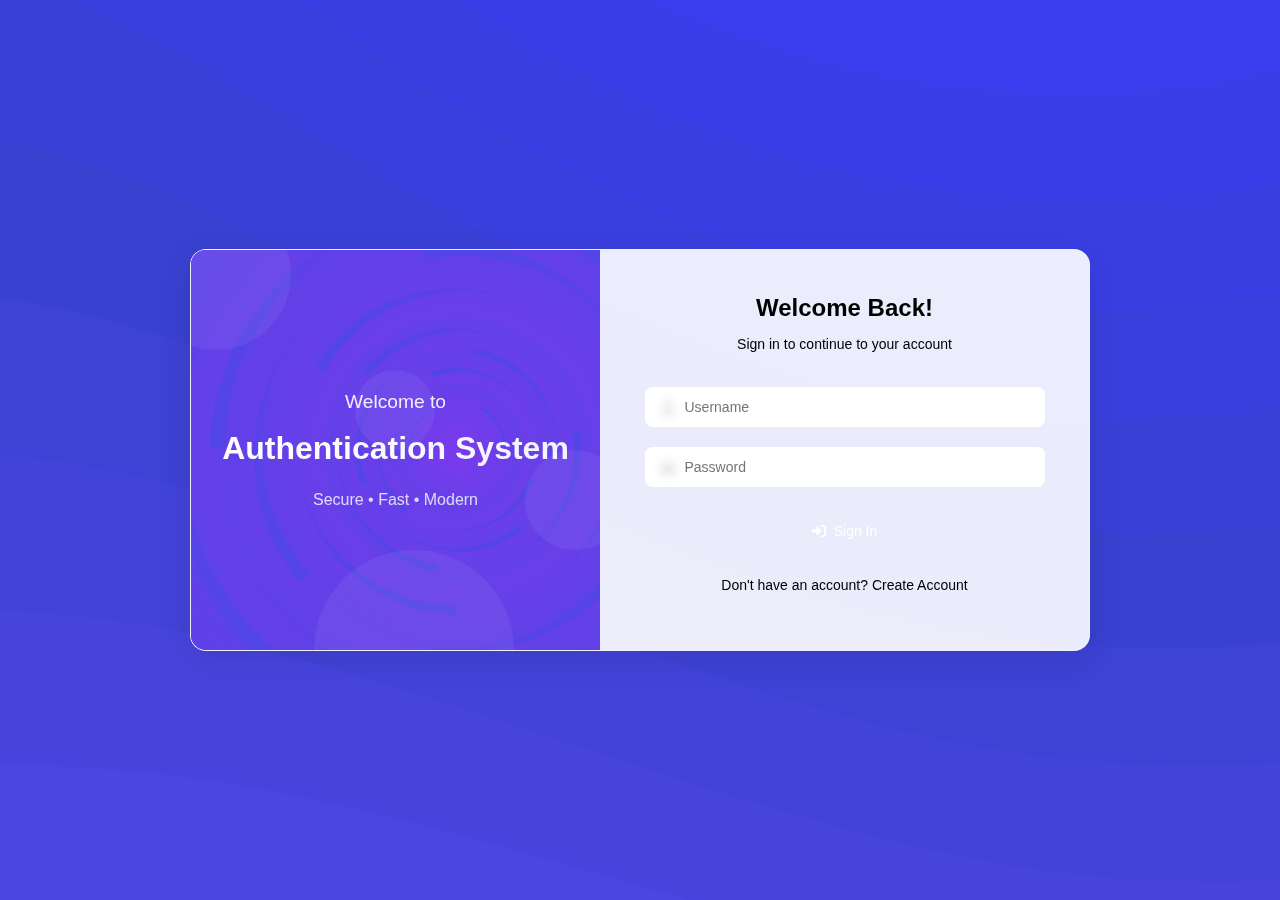
<file: basic-authentication-with-go-fiber/frontend/index.html>
<!DOCTYPE html>
<html lang="en">
<head>
    <meta charset="UTF-8">
    <meta name="viewport" content="width=device-width, initial-scale=1.0">
    <title>Authentication System</title>
    <link rel="stylesheet" href="https://cdnjs.cloudflare.com/ajax/libs/font-awesome/6.0.0/css/all.min.css">
    <link rel="stylesheet" href="style.css">
</head>
<body>
    <div class="auth-container">
        <div class="auth-card">
            <div class="card-side-image">
                <div class="animated-background">
                    <div class="circles">
                        <div></div>
                        <div></div>
                        <div></div>
                        <div></div>
                    </div>
                    <div class="animated-text">
                        <h3>Welcome to</h3>
                        <h2>Authentication System</h2>
                        <p>Secure • Fast • Modern</p>
                    </div>
                </div>
            </div>
            <div class="forms-wrapper">
                <div class="form-container" id="loginForm">
                    <div class="form-header">
                        <h2>Welcome Back!</h2>
                        <p class="subtitle">Sign in to continue to your account</p>
                    </div>
                    <form onsubmit="handleLogin(event)">
                        <div class="form-group">
                            <div class="input-icon-wrapper">
                                <i class="fas fa-user"></i>
                                <input type="text" id="loginUsername" placeholder="Username" required>
                            </div>
                        </div>
                        <div class="form-group">
                            <div class="input-icon-wrapper">
                                <i class="fas fa-lock"></i>
                                <input type="password" id="loginPassword" placeholder="Password" required>
                            </div>
                        </div>
                        <button type="submit" class="btn-primary">
                            <i class="fas fa-sign-in-alt"></i> Sign In
                        </button>
                    </form>
                    <p class="form-footer">Don't have an account? <a href="#" onclick="toggleForms()">Create Account</a></p>
                </div>

                <div class="form-container hidden" id="registerForm">
                    <div class="form-header">
                        <h2>Create Account</h2>
                        <p class="subtitle">Join us today and get started</p>
                    </div>
                    <form onsubmit="handleRegister(event)">
                        <div class="form-group">
                            <div class="input-icon-wrapper">
                                <i class="fas fa-user"></i>
                                <input type="text" id="registerUsername" placeholder="Username" required>
                            </div>
                        </div>
                        <div class="form-group">
                            <div class="input-icon-wrapper">
                                <i class="fas fa-envelope"></i>
                                <input type="email" id="registerEmail" placeholder="Email" required>
                            </div>
                        </div>
                        <div class="form-group">
                            <div class="input-icon-wrapper">
                                <i class="fas fa-lock"></i>
                                <input type="password" id="registerPassword" placeholder="Password" required>
                            </div>
                        </div>
                        <div class="form-group">
                            <div class="input-icon-wrapper">
                                <i class="fas fa-lock"></i>
                                <input type="password" id="registerConfirmPassword" placeholder="Confirm Password" required>
                            </div>
                        </div>
                        <button type="submit" class="btn-primary">
                            <i class="fas fa-user-plus"></i> Create Account
                        </button>
                    </form>
                    <p class="form-footer">Already have an account? <a href="#" onclick="toggleForms()">Sign In</a></p>
                </div>
            </div>
        </div>
    </div>
    <script src="script.js"></script>
</body>
</html>
</file>
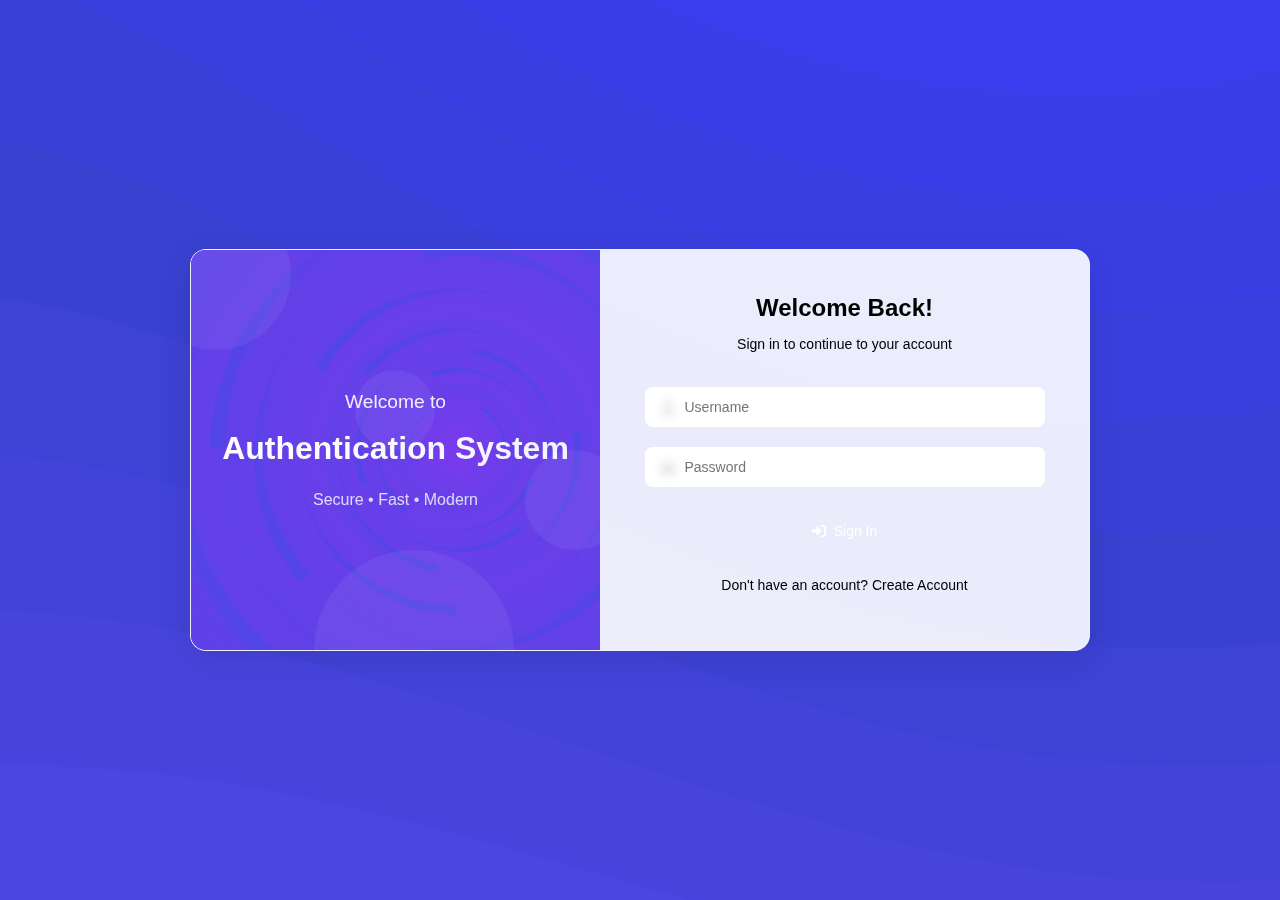
<file: basic-authentication-with-go-fiber/frontend/dashboard.html>
<!DOCTYPE html>
<html lang="en">
<head>
    <meta charset="UTF-8">
    <meta name="viewport" content="width=device-width, initial-scale=1.0">
    <title>Dashboard</title>
    <link rel="stylesheet" href="https://cdnjs.cloudflare.com/ajax/libs/font-awesome/6.0.0/css/all.min.css">
    <link rel="stylesheet" href="dashboard.css">
</head>
<body>
    <div class="dashboard-container">
        <!-- Sidebar -->
        <div class="sidebar">
            <div class="user-info">
                <i class="fas fa-user-circle fa-3x"></i>
                <h2 id="username"></h2>
            </div>
            <ul class="nav-links">
                <!-- Admin Links -->
                <div id="adminLinks" style="display: none;">
                    <li class="active"><a href="#" data-section="overview"><i class="fas fa-chart-pie"></i>Overview</a></li>
                    <li><a href="#" data-section="users"><i class="fas fa-users"></i>Users</a></li>
                    <li><a href="#" data-section="roles"><i class="fas fa-user-tag"></i>Roles</a></li>
                </div>
                <!-- User Links -->
                <div id="userLinks" style="display: none;">
                    <li class="active"><a href="#" data-section="profile"><i class="fas fa-user"></i>Profile</a></li>
                    <li><a href="#" data-section="settings"><i class="fas fa-cog"></i>Settings</a></li>
                </div>
                <li><a href="#" onclick="logout()"><i class="fas fa-sign-out-alt"></i>Logout</a></li>
            </ul>
        </div>

        
    </div>

    <script src="dashboard.js"></script>
</body>
</html>
</file>
<file: basic-authentication-with-go-fiber/frontend/style.css>
* {
    margin: 0;
    padding: 0;
    box-sizing: border-box;
}

body {
    font-family: 'Inter', sans-serif;
    background-color: #4f46e5;
    background-image: url("data:image/svg+xml,%3Csvg xmlns='http://www.w3.org/2000/svg' width='100%25' height='100%25' viewBox='0 0 1600 800'%3E%3Cg %3E%3Cpath fill='%234b45e1' d='M486 705.8c-109.3-21.8-223.4-32.2-335.3-19.4C99.5 692.1 49 703 0 719.8V800h843.8c-115.9-33.2-230.8-68.1-347.6-92.2C492.8 707.1 489.4 706.5 486 705.8z'/%3E%3Cpath fill='%234744dd' d='M1600 0H0v719.8c49-16.8 99.5-27.8 150.7-33.5c111.9-12.7 226-2.4 335.3 19.4c3.4 0.7 6.8 1.4 10.2 2c116.8 24 231.7 59 347.6 92.2H1600V0z'/%3E%3Cpath fill='%234243d9' d='M478.4 581c3.2 0.8 6.4 1.7 9.5 2.5c196.2 52.5 388.7 133.5 593.5 176.6c174.2 36.6 349.5 29.2 518.6-10.2V0H0v574.9c52.3-17.6 106.5-27.7 161.1-30.9C268.4 537.4 375.7 554.2 478.4 581z'/%3E%3Cpath fill='%233e42d5' d='M0 0v429.4c55.6-18.4 113.5-27.3 171.4-27.7c102.8-0.8 203.2 22.7 299.3 54.5c3 1 5.9 2 8.9 3c183.6 62 365.7 146.1 562.4 192.1c186.7 43.7 376.3 34.4 557.9-12.6V0H0z'/%3E%3Cpath fill='%233941d1' d='M181.8 259.4c98.2 6 191.9 35.2 281.3 72.1c2.8 1.1 5.5 2.3 8.3 3.4c171 71.6 342.7 158.5 531.3 207.7c198.8 51.8 403.4 40.8 597.3-14.8V0H0v283.2C59 263.6 120.6 255.7 181.8 259.4z'/%3E%3Cpath fill='%233940d7' d='M1600 0H0v136.3c62.3-20.9 127.7-27.5 192.2-19.2c93.6 12.1 180.5 47.7 263.3 89.6c2.6 1.3 5.1 2.6 7.7 3.9c158.4 81.1 319.7 170.9 500.3 223.2c210.5 61 430.8 49 636.6-16.6V0z'/%3E%3Cpath fill='%233a3fdd' d='M454.9 86.3C600.7 177 751.6 269.3 924.1 325c208.6 67.4 431.3 60.8 637.9-5.3c12.8-4.1 25.4-8.4 38.1-12.9V0H288.1c56 21.3 108.7 50.6 159.7 82C450.2 83.4 452.5 84.9 454.9 86.3z'/%3E%3Cpath fill='%233a3ee3' d='M1600 0H498c118.1 85.8 243.5 164.5 386.8 216.2c191.8 69.2 400 74.7 595 21.1c40.8-11.2 81.1-25.2 120.3-41.7V0z'/%3E%3Cpath fill='%233b3de9' d='M1397.5 154.8c47.2-10.6 93.6-25.3 138.6-43.8c21.7-8.9 43-18.8 63.9-29.5V0H643.4c62.9 41.7 129.7 78.2 202.1 107.4C1020.4 178.1 1214.2 196.1 1397.5 154.8z'/%3E%3Cpath fill='%233b3def' d='M1315.3 72.4c75.3-12.6 148.9-37.1 216.8-72.4h-723C966.8 71 1144.7 101 1315.3 72.4z'/%3E%3C/g%3E%3C/svg%3E");
    background-attachment: fixed;
    background-position: center;
    background-size: cover;
    color: var(--text-primary);
    line-height: 1.5;
    min-height: 100vh;
}

.auth-container {
    display: flex;
    justify-content: center;
    align-items: center;
    min-height: 100vh;
    padding: 1.5rem;
}

.auth-card {
    display: flex;
    background: rgba(255, 255, 255, 0.9);
    backdrop-filter: blur(10px);
    border-radius: 1rem;
    box-shadow: 0 8px 32px rgba(0, 0, 0, 0.1);
    border: 1px solid rgba(255, 255, 255, 0.2);
    width: 100%;
    max-width: 900px;
    overflow: hidden;
}

.card-side-image {
    flex: 1;
    background-color: #4f46e5;
    background-image: url("data:image/svg+xml,%3Csvg xmlns='http://www.w3.org/2000/svg' viewBox='0 0 2000 1500'%3E%3Cdefs%3E%3CradialGradient id='a' gradientUnits='objectBoundingBox'%3E%3Cstop offset='0' stop-color='%237C3AED'/%3E%3Cstop offset='1' stop-color='%234F46E5'/%3E%3C/radialGradient%3E%3ClinearGradient id='b' gradientUnits='userSpaceOnUse' x1='0' y1='750' x2='1550' y2='750'%3E%3Cstop offset='0' stop-color='%23663be9'/%3E%3Cstop offset='1' stop-color='%234F46E5'/%3E%3C/linearGradient%3E%3Cpath id='s' fill='url(%23b)' d='M1549.2 51.6c-5.4 99.1-20.2 197.6-44.2 293.6c-24.1 96-57.4 189.4-99.3 278.6c-41.9 89.2-92.4 174.1-150.3 253.3c-58 79.2-123.4 152.6-195.1 219c-71.7 66.4-149.6 125.8-232.2 177.2c-82.7 51.4-170.1 94.7-260.7 129.1c-90.6 34.4-184.4 60-279.5 76.3C192.6 1495 96.1 1502 0 1500c96.1-2.1 191.8-13.3 285.4-33.6c93.6-20.2 185-49.5 272.5-87.2c87.6-37.7 171.3-83.8 249.6-137.3c78.4-53.5 151.5-114.5 217.9-181.7c66.5-67.2 126.4-140.7 178.6-218.9c52.3-78.3 96.9-161.4 133-247.9c36.1-86.5 63.8-176.2 82.6-267.6c18.8-91.4 28.6-184.4 29.6-277.4c0.3-27.6 23.2-48.7 50.8-48.4s49.5 21.8 49.2 49.5c0 0.7 0 1.3-0.1 2L1549.2 51.6z'/%3E%3Cg id='g'%3E%3Cuse href='%23s' transform='scale(0.12) rotate(60)'/%3E%3Cuse href='%23s' transform='scale(0.2) rotate(10)'/%3E%3Cuse href='%23s' transform='scale(0.25) rotate(40)'/%3E%3Cuse href='%23s' transform='scale(0.3) rotate(-20)'/%3E%3Cuse href='%23s' transform='scale(0.4) rotate(-30)'/%3E%3Cuse href='%23s' transform='scale(0.5) rotate(20)'/%3E%3Cuse href='%23s' transform='scale(0.6) rotate(60)'/%3E%3Cuse href='%23s' transform='scale(0.7) rotate(10)'/%3E%3Cuse href='%23s' transform='scale(0.835) rotate(-40)'/%3E%3Cuse href='%23s' transform='scale(0.9) rotate(40)'/%3E%3Cuse href='%23s' transform='scale(1.05) rotate(25)'/%3E%3Cuse href='%23s' transform='scale(1.2) rotate(8)'/%3E%3Cuse href='%23s' transform='scale(1.333) rotate(-60)'/%3E%3Cuse href='%23s' transform='scale(1.45) rotate(-30)'/%3E%3Cuse href='%23s' transform='scale(1.6) rotate(10)'/%3E%3C/g%3E%3C/defs%3E%3Cg transform='translate(1000 750)'%3E%3Cg transform='rotate(0 0 0)'%3E%3Ccircle fill='url(%23a)' r='3000'/%3E%3Cg opacity='0.5'%3E%3Ccircle fill='url(%23a)' r='2000'/%3E%3Ccircle fill='url(%23a)' r='1800'/%3E%3Ccircle fill='url(%23a)' r='1700'/%3E%3Ccircle fill='url(%23a)' r='1651'/%3E%3Ccircle fill='url(%23a)' r='1450'/%3E%3Ccircle fill='url(%23a)' r='1250'/%3E%3Ccircle fill='url(%23a)' r='1175'/%3E%3Ccircle fill='url(%23a)' r='900'/%3E%3Ccircle fill='url(%23a)' r='750'/%3E%3Ccircle fill='url(%23a)' r='500'/%3E%3Ccircle fill='url(%23a)' r='380'/%3E%3Ccircle fill='url(%23a)' r='250'/%3E%3C/g%3E%3Cg transform='rotate(0 0 0)'%3E%3Cuse href='%23g' transform='rotate(10)'/%3E%3Cuse href='%23g' transform='rotate(120)'/%3E%3Cuse href='%23g' transform='rotate(240)'/%3E%3C/g%3E%3Ccircle fill-opacity='0.1' fill='url(%23a)' r='3000'/%3E%3C/g%3E%3C/g%3E%3C/svg%3E");
    background-size: cover;
    min-height: 400px;
    display: none;
    position: relative;
    overflow: hidden;
}

.animated-background {
    position: absolute;
    top: 0;
    left: 0;
    width: 100%;
    height: 100%;
    display: flex;
    flex-direction: column;
    justify-content: center;
    align-items: center;
    color: white;
}

.circles {
    position: absolute;
    width: 100%;
    height: 100%;
    overflow: hidden;
    opacity: 0.6;
}

.circles div {
    position: absolute;
    border-radius: 50%;
    background: rgba(255, 255, 255, 0.1);
    animation: float 12s infinite;
    backdrop-filter: blur(1px);
}

.circles div:nth-child(1) {
    width: 150px;
    height: 150px;
    left: -50px;
    top: -50px;
    animation-delay: 0s;
}

.circles div:nth-child(2) {
    width: 100px;
    height: 100px;
    right: -25px;
    top: 50%;
    animation-delay: -3s;
}

.circles div:nth-child(3) {
    width: 200px;
    height: 200px;
    bottom: -100px;
    left: 30%;
    animation-delay: -6s;
}

.circles div:nth-child(4) {
    width: 80px;
    height: 80px;
    top: 30%;
    left: 40%;
    animation-delay: -9s;
}

@keyframes float {
    0% {
        transform: translateY(0) rotate(0deg);
        opacity: 0.8;
    }
    50% {
        transform: translateY(-20px) rotate(180deg);
        opacity: 0.4;
    }
    100% {
        transform: translateY(0) rotate(360deg);
        opacity: 0.8;
    }
}

.animated-text {
    text-align: center;
    z-index: 1;
    animation: fadeIn 1s ease-out;
}

.animated-text h3 {
    font-size: 1.2rem;
    font-weight: 400;
    margin-bottom: 0.5rem;
    opacity: 0.9;
}

.animated-text h2 {
    font-size: 2rem;
    font-weight: 600;
    margin-bottom: 1rem;
    background: linear-gradient(to right, #fff, #f0f4ff);
    -webkit-background-clip: text;
    background-clip: text;
    -webkit-text-fill-color: transparent;
}

.animated-text p {
    font-size: 1rem;
    opacity: 0.8;
}

@keyframes fadeIn {
    from {
        opacity: 0;
        transform: translateY(20px);
    }
    to {
        opacity: 1;
        transform: translateY(0);
    }
}

@media (min-width: 768px) {
    .card-side-image {
        display: block;
    }
}

.forms-wrapper {
    flex: 1;
    padding: 2.5rem;
}

.form-container {
    max-width: 400px;
    margin: 0 auto;
}

.form-container.hidden {
    display: none;
}

.form-header {
    text-align: center;
    margin-bottom: 2rem;
}

.form-header h2 {
    font-size: 1.5rem;
    font-weight: 600;
    color: var(--text-primary);
    margin-bottom: 0.5rem;
}

.subtitle {
    color: var(--text-secondary);
    font-size: 0.875rem;
}

.form-group {
    margin-bottom: 1.25rem;
}

.input-icon-wrapper {
    position: relative;
}

.input-icon-wrapper i {
    position: absolute;
    left: 1rem;
    top: 50%;
    transform: translateY(-50%);
    color: var(--text-secondary);
}

input {
    width: 100%;
    padding: 0.75rem 1rem 0.75rem 2.5rem;
    border: 1px solid var(--border-color);
    border-radius: 0.5rem;
    font-size: 0.875rem;
    transition: all 0.3s ease;
    background-color: rgba(255, 255, 255, 0.9);
    backdrop-filter: blur(5px);
}

input:focus {
    outline: none;
    border-color: var(--primary-color);
    box-shadow: 0 0 0 3px rgba(79, 70, 229, 0.1);
}

.btn-primary {
    width: 100%;
    padding: 0.75rem 1.5rem;
    background: linear-gradient(135deg, var(--gradient-start), var(--gradient-mid));
    color: white;
    border: none;
    border-radius: 0.5rem;
    font-size: 0.875rem;
    font-weight: 500;
    cursor: pointer;
    transition: all 0.3s ease;
    display: flex;
    align-items: center;
    justify-content: center;
    gap: 0.5rem;
    margin-top: 1.5rem;
    position: relative;
    overflow: hidden;
}

.btn-primary::before {
    content: '';
    position: absolute;
    top: 0;
    left: -100%;
    width: 100%;
    height: 100%;
    background: linear-gradient(90deg, transparent, rgba(255, 255, 255, 0.2), transparent);
    transition: 0.5s;
}

.btn-primary:hover::before {
    left: 100%;
}

.btn-primary:hover {
    background-color: var(--primary-hover);
}

.form-footer {
    text-align: center;
    margin-top: 1.5rem;
    font-size: 0.875rem;
    color: var(--text-secondary);
}

.form-footer a {
    color: var(--primary-color);
    text-decoration: none;
    font-weight: 500;
}

a:hover {
    text-decoration: underline;
}

.hidden {
    display: none;
}

.error {
    color: #d93025;
    font-size: 14px;
    margin-top: 5px;
}

.success {
    color: #0f9d58;
    font-size: 14px;
    margin-top: 5px;
}
</file>
<file: basic-authentication-with-go-fiber/frontend/dashboard.css>
/* Authentication Dashboard Styles */
:root {
    --primary-color: #7c3aed;
    --primary-soft: #a78bfa;
    --primary-lighter: #d8b4fe;
    --text-primary: #374151;
    --text-secondary: #6b7280;
    --bg-primary: #f5f3ff;
    --bg-secondary: #faf5ff;
    --border-color: #e5e7eb;
    --sidebar-width: 250px;
}

* {
    margin: 0;
    padding: 0;
    box-sizing: border-box;
}

body {
    font-family: 'Inter', sans-serif;
    background-color: var(--bg-primary);
    background-image: linear-gradient(to right top, #f3e8ff, #e6d5ff, #dac3ff, #ceb1ff, #c29fff);
    background-attachment: fixed;
    color: var(--text-primary);
    line-height: 1.5;
    min-height: 100vh;
}

/* Dashboard Layout */
.dashboard-container {
    display: flex;
    min-height: 100vh;
    background: var(--bg-secondary);
    box-shadow: 0 25px 50px rgba(124, 58, 237, 0.08);
    border: 1px solid var(--border-color);
    max-width: 1400px;
    margin: 0 auto;
    border-radius: 2rem;
    overflow: hidden;
    transition: all 0.3s ease;
    position: relative;
}

/* Sidebar */
.sidebar {
    width: var(--sidebar-width);
    background-color: white;
    color: var(--text-primary);
    padding: 1.5rem;
    display: flex;
    flex-direction: column;
    box-shadow: 0 10px 30px rgba(0, 0, 0, 0.05);
    border-right: 1px solid rgba(0, 0, 0, 0.08);
    position: relative;
    z-index: 10;
    transition: all 0.3s ease;
}

.user-info {
    margin-bottom: 2rem;
    padding-bottom: 2rem;
    border-bottom: 1px solid rgba(0, 0, 0, 0.05);
    text-align: center;
    position: relative;
}

.user-info i {
    color: var(--primary-color);
    margin-bottom: 1rem;
}

.user-info h2 {
    color: var(--text-primary);
    font-size: 1.2rem;
    font-weight: 600;
    margin-top: 1rem;
}

.nav-links {
    list-style: none;
}

.nav-links li {
    margin-bottom: 0.5rem;
}

.nav-links {
    display: flex;
    flex-direction: column;
    gap: 0.5rem;
}

.nav-links a {
    display: flex;
    align-items: center;
    padding: 0.75rem 1rem;
    color: var(--text-secondary);
    text-decoration: none;
    border-radius: 0.75rem;
    transition: all 0.3s ease;
    position: relative;
    font-weight: 500;
    gap: 0.75rem;
}

.nav-links a i {
    font-size: 1.2rem;
    width: 1.5rem;
    text-align: center;
    color: var(--primary-color);
    opacity: 0.7;
    transition: all 0.3s ease;
}

.nav-links a:hover {
    background-color: rgba(79, 70, 229, 0.05);
    color: var(--primary-color);
}

.nav-links a:hover i {
    color: var(--primary-color);
    opacity: 1;
    transform: translateX(3px);
}

.nav-links li.active a {
    background-color: var(--primary-color);
    color: white;
}

.nav-links li.active a i {
    color: white;
    opacity: 1;
}

/* Main Content */
.main-content {
    flex: 1;
    padding: 2rem;
    background-color: var(--bg-primary);
    overflow-y: auto;
    position: relative;
}

.main-content::before {
    content: '';
    position: absolute;
    top: 0;
    left: 0;
    width: 100%;
    height: 3px;
    background: linear-gradient(to right, var(--primary-soft), var(--primary-color));
    z-index: 5;
    box-shadow: 0 2px 10px rgba(124, 58, 237, 0.2);
}

.main-content {
    backdrop-filter: blur(10px);
}

.section-header {
    display: flex;
    justify-content: space-between;
    align-items: center;
    margin-bottom: 2rem;
}

.section-header h2 {
    display: flex;
    align-items: center;
    font-size: 1.5rem;
    color: var(--primary-color);
}

.section-header h2 i {
    margin-right: 0.75rem;
    color: var(--primary-color);
}

.search-bar {
    position: relative;
    margin-bottom: 1.5rem;
}

.search-bar i {
    position: absolute;
    left: 1rem;
    top: 50%;
    transform: translateY(-50%);
    color: var(--text-secondary);
}

.search-bar input {
    width: 100%;
    padding: 0.75rem 1rem 0.75rem 2.5rem;
    border: 1px solid var(--border-color);
    border-radius: 0.5rem;
    font-size: 0.875rem;
}

/* Stats Grid */
.stats-grid {
    display: grid;
    grid-template-columns: repeat(auto-fit, minmax(240px, 1fr));
    gap: 1.5rem;
    margin-bottom: 2rem;
}

.stat-card {
    background-color: white;
    padding: 1.5rem;
    border-radius: 1.5rem;
    box-shadow: 0 12px 25px rgba(124, 58, 237, 0.08);
    display: flex;
    align-items: center;
    gap: 1rem;
    transition: all 0.3s ease;
    border: 1px solid rgba(124, 58, 237, 0.03);
}

.stat-card:hover {
    transform: translateY(-2px);
}

.stat-icon {
    width: 3rem;
    height: 3rem;
    display: flex;
    align-items: center;
    justify-content: center;
    background-color: var(--primary-color);
    color: white;
    border-radius: 0.75rem;
}

.stat-info h3 {
    color: var(--text-secondary);
    font-size: 0.875rem;
    font-weight: 500;
    margin-bottom: 0.5rem;
}

.stat-info p {
    color: var(--text-primary);
    font-size: 1.5rem;
    font-weight: 600;
}

/* Tables */
.table-container {
    background-color: white;
    border-radius: 1rem;
    box-shadow: 0 4px 12px rgba(0, 0, 0, 0.05);
    overflow: hidden;
    border: 1px solid rgba(0, 0, 0, 0.05);
}

table {
    width: 100%;
    border-collapse: separate;
    border-spacing: 0;
}

th, td {
    padding: 1rem;
    text-align: left;
    transition: background-color 0.2s ease;
}

th {
    background-color: var(--primary-color);
    color: white;
    font-weight: 600;
    text-transform: uppercase;
    letter-spacing: 0.05em;
    font-size: 0.8rem;
}

th i {
    margin-right: 0.5rem;
    color: rgba(255, 255, 255, 0.7);
}

td {
    border-bottom: 1px solid rgba(0, 0, 0, 0.05);
    color: var(--text-primary);
}

tr {
    transition: all 0.2s ease;
}

tr:nth-child(even) {
    background-color: rgba(79, 70, 229, 0.02);
}

tr:hover {
    background-color: rgba(79, 70, 229, 0.05);
}

/* Action Buttons in Table */
.table-actions {
    display: flex;
    gap: 0.5rem;
}

.table-actions button {
    padding: 0.5rem 1rem;
    font-size: 0.75rem;
    display: inline-flex;
    align-items: center;
    gap: 0.25rem;
}

.table-actions .btn-edit {
    background-color: var(--primary-color);
    color: white;
}

.table-actions .btn-delete {
    background-color: var(--danger-color);
    color: white;
}

/* Profile Card */
.profile-card {
    background-color: var(--bg-secondary);
    padding: 2rem;
    border-radius: 1rem;
    box-shadow: 0 1px 3px rgba(0, 0, 0, 0.1);
    max-width: 600px;
}

.profile-avatar {
    text-align: center;
    margin-bottom: 2rem;
}

.profile-avatar i {
    color: var(--primary-color);
}

.info-group {
    display: flex;
    align-items: center;
    gap: 1rem;
    margin-bottom: 1.5rem;
}

.info-group i {
    color: var(--primary-color);
    font-size: 1.25rem;
}

.info-group label {
    color: var(--text-secondary);
    font-size: 0.875rem;
    margin-bottom: 0.25rem;
}

.info-group p {
    color: var(--text-primary);
    font-size: 1rem;
    font-weight: 500;
}

/* Settings Card */
.settings-card {
    background-color: var(--bg-secondary);
    padding: 2rem;
    border-radius: 1rem;
    box-shadow: 0 1px 3px rgba(0, 0, 0, 0.1);
    max-width: 500px;
}

.settings-header {
    display: flex;
    align-items: center;
    gap: 1rem;
    margin-bottom: 2rem;
}

.settings-header i {
    color: var(--primary-color);
    font-size: 1.5rem;
}

.form-group {
    margin-bottom: 1.5rem;
}

.form-group label {
    display: flex;
    align-items: center;
    gap: 0.5rem;
    margin-bottom: 0.5rem;
    color: var(--text-secondary);
    font-size: 0.875rem;
}

.form-group label i {
    color: var(--primary-color);
}

.form-group input {
    width: 100%;
    padding: 0.75rem;
    border: 1px solid var(--border-color);
    border-radius: 0.5rem;
    font-size: 1rem;
    transition: border-color 0.2s;
}

.form-group input:focus {
    outline: none;
    border-color: var(--primary-color);
}

/* Buttons */
.action-buttons {
    display: flex;
    gap: 0.5rem;
}

button {
    padding: 0.75rem 1.5rem;
    border: none;
    border-radius: 0.5rem;
    font-size: 0.875rem;
    font-weight: 500;
    cursor: pointer;
    transition: all 0.2s;
    display: flex;
    align-items: center;
    gap: 0.5rem;
}

button.primary {
    background-color: var(--primary-color);
    color: white;
    box-shadow: 0 4px 6px rgba(0, 0, 0, 0.1);
    transition: all 0.2s;
}

button.primary:hover {
    background-color: var(--primary-hover);
    transform: translateY(-2px);
    box-shadow: 0 6px 8px rgba(0, 0, 0, 0.15);
}

button.danger {
    background-color: var(--danger-color);
    color: white;
}

button.danger:hover {
    background-color: #dc2626;
}

/* Animations */
@keyframes fadeIn {
    from {
        opacity: 0;
        transform: translateY(10px);
    }
    to {
        opacity: 1;
        transform: translateY(0);
    }
}

.dashboard-section {
    display: none;
    animation: fadeIn 0.3s ease-in-out;
}

.dashboard-section.active {
    display: block;
}
</file>
